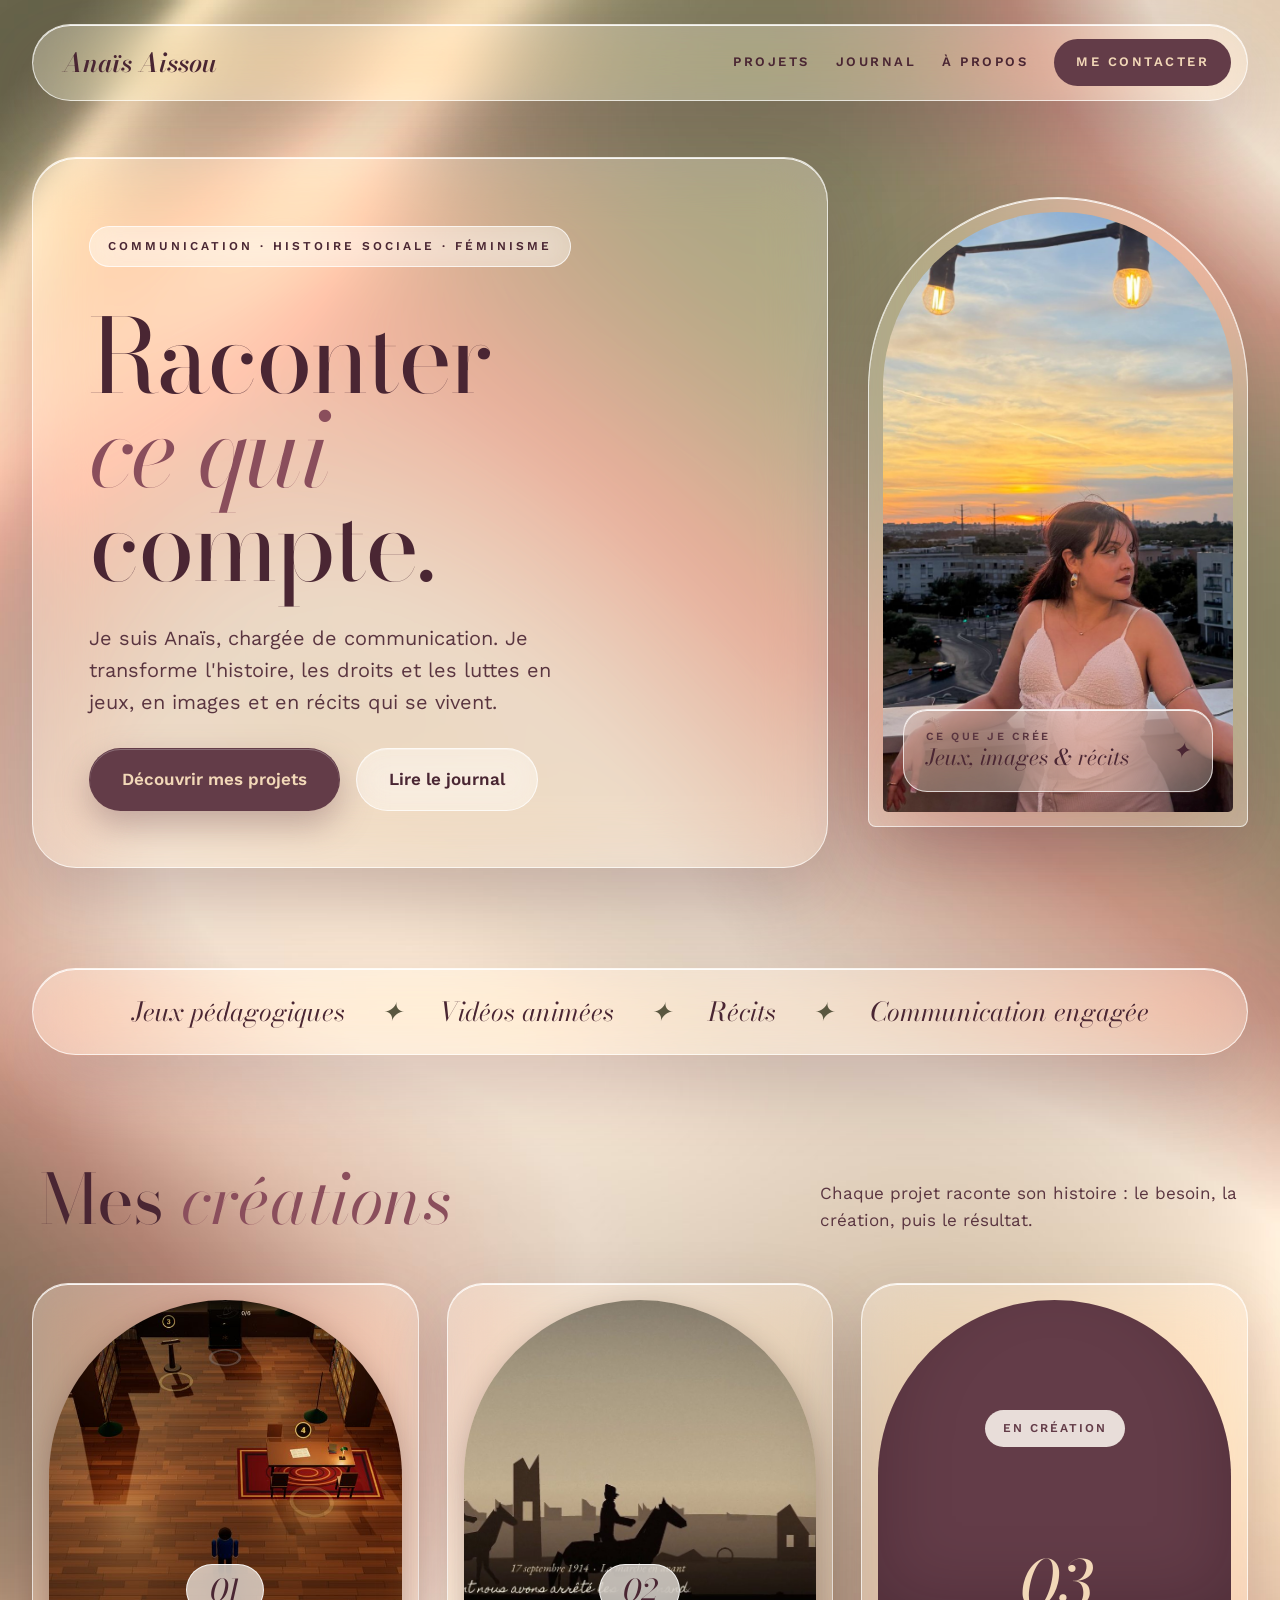
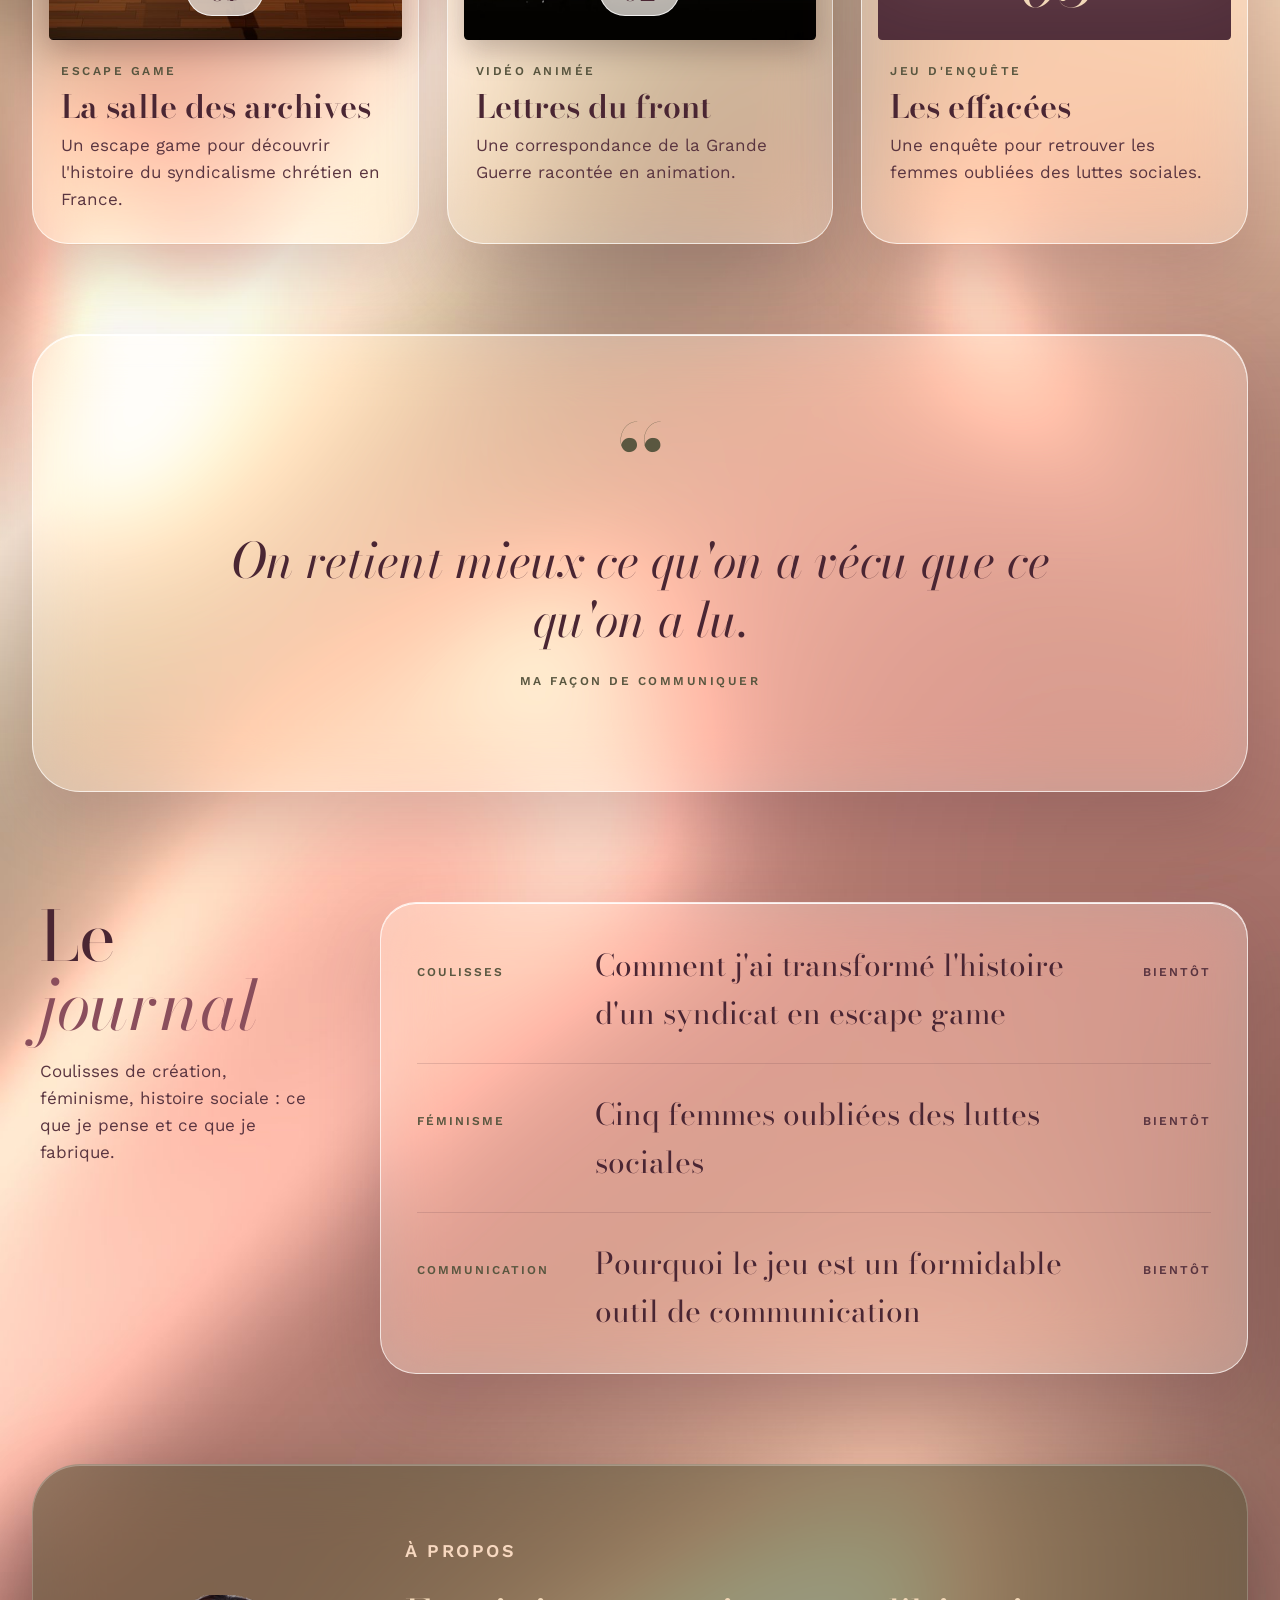
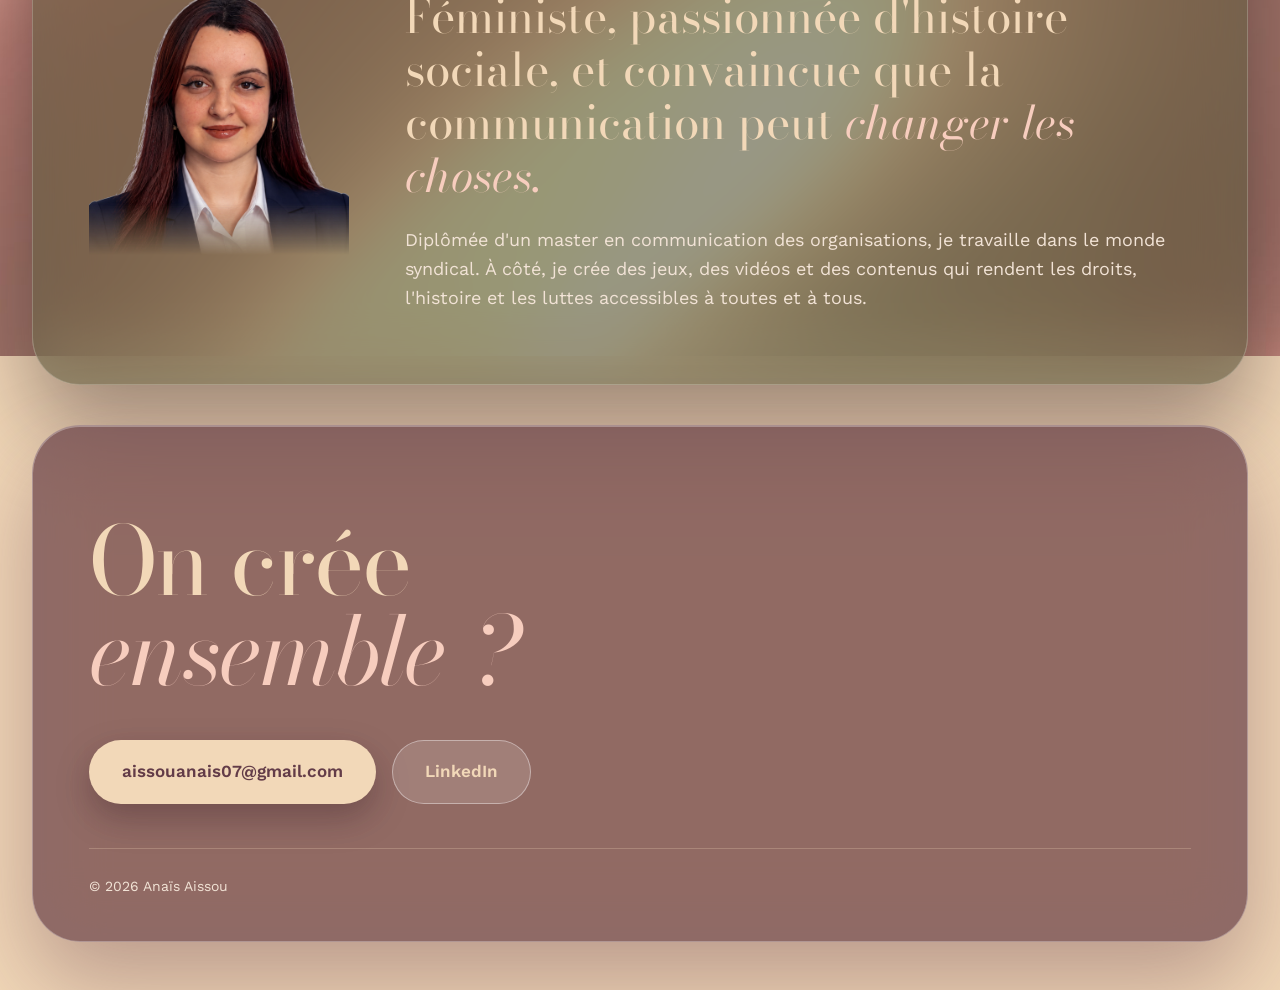
<file: index.html>
<!doctype html>
<html lang="fr">
<head>
<meta charset="utf-8">
<meta name="viewport" content="width=device-width, initial-scale=1">
<title>Anaïs Aissou · Communication, jeux et récits engagés</title>
<meta name="description" content="Portfolio d'Anaïs Aissou, chargée de communication : jeux pédagogiques, vidéos animées et récits sur l'histoire sociale, les droits et le féminisme.">
<meta property="og:title" content="Anaïs Aissou · Communication, jeux et récits engagés">
<meta property="og:description" content="Portfolio d'Anaïs Aissou, chargée de communication : jeux pédagogiques, vidéos animées et récits sur l'histoire sociale, les droits et le féminisme.">
<meta property="og:image" content="https://anaisaissou-web.github.io/hero-coucher-soleil.jpg">
<link rel="preconnect" href="https://fonts.googleapis.com">
<link rel="preconnect" href="https://fonts.gstatic.com" crossorigin>
<link href="https://fonts.googleapis.com/css2?family=Bodoni+Moda:ital,opsz,wght@0,6..96,400;0,6..96,600;1,6..96,400;1,6..96,600&family=Work+Sans:wght@400;500;600&display=swap" rel="stylesheet">
<link rel="stylesheet" href="style.css">
</head>
<body>
<div class="conteneur entete">
  <header class="barre verre">
    <a class="logo" href="index.html">Anaïs Aissou</a>
    <nav class="menu" aria-label="Navigation principale">
      <a href="index.html#projets">Projets</a>
      <a href="journal.html">Journal</a>
      <a href="index.html#apropos">À propos</a>
      <a class="contact" href="index.html#contact">Me contacter</a>
    </nav>
  </header>
</div>

<main>
  <section id="accueil" class="conteneur hero">
    <div class="hero-texte verre">
      <p class="pastille">Communication · Histoire sociale · Féminisme</p>
      <h1>Raconter<br><span class="italique">ce qui</span><br>compte.</h1>
      <p class="intro texte-doux">Je suis Anaïs, chargée de communication. Je transforme l'histoire, les droits et les luttes en jeux, en images et en récits qui se vivent.</p>
      <div class="boutons">
        <a class="bouton bouton-plein" href="#projets">Découvrir mes projets</a>
        <a class="bouton bouton-verre" href="journal.html">Lire le journal</a>
      </div>
    </div>
    <div class="hero-photo">
      <div class="cadre-arche verre">
        <img src="hero-coucher-soleil.jpg" alt="Anaïs sur un toit au coucher du soleil">
        <div class="carte-flottante verre">
          <div><small>Ce que je crée</small><span>Jeux, images &amp; récits</span></div>
          <span aria-hidden="true">✦</span>
        </div>
      </div>
    </div>
  </section>

  <div class="conteneur">
    <div class="bandeau verre">
      <span>Jeux pédagogiques</span><span class="etoile" aria-hidden="true">✦</span><span>Vidéos animées</span><span class="etoile" aria-hidden="true">✦</span><span>Récits</span><span class="etoile" aria-hidden="true">✦</span><span>Communication engagée</span>
    </div>
  </div>

  <section id="projets" class="conteneur section">
    <div class="entete-section">
      <h2 class="titre-section">Mes <span class="italique">créations</span></h2>
      <p class="texte-doux">Chaque projet raconte son histoire : le besoin, la création, puis le résultat.</p>
    </div>
    <div class="grille-projets">
      <a class="carte-projet verre" href="salle-des-archives.html">
        <div class="visuel">
          <img src="escape-salle.jpg" alt="La salle des archives en 3D, avec ses six énigmes numérotées">
          <span class="numero">01</span>
        </div>
        <div class="infos">
          <p class="etiquette">Escape game</p>
          <h3>La salle des archives</h3>
          <p class="texte-doux">Un escape game pour découvrir l'histoire du syndicalisme chrétien en France.</p>
        </div>
      </a>
      <a class="carte-projet verre" href="lettres-du-front.html">
        <div class="visuel">
          <img src="lettres-cavalier.jpg" alt="Deux cavaliers en ombres chinoises traversent un village en ruines">
          <span class="numero">02</span>
        </div>
        <div class="infos">
          <p class="etiquette">Vidéo animée</p>
          <h3>Lettres du front</h3>
          <p class="texte-doux">Une correspondance de la Grande Guerre racontée en animation.</p>
        </div>
      </a>
      <div class="carte-projet verre">
        <div class="visuel vide">
          <span class="statut">En création</span>
          <span class="grand">03</span>
        </div>
        <div class="infos">
          <p class="etiquette">Jeu d'enquête</p>
          <h3>Les effacées</h3>
          <p class="texte-doux">Une enquête pour retrouver les femmes oubliées des luttes sociales.</p>
        </div>
      </div>
    </div>
  </section>

  <section class="conteneur">
    <div class="citation verre">
      <span class="guillemet" aria-hidden="true">“</span>
      <p class="phrase">On retient mieux ce qu'on a vécu que ce qu'on a lu.</p>
      <p class="etiquette">Ma façon de communiquer</p>
    </div>
  </section>

  <section id="journal" class="conteneur section journal">
    <div class="intro-journal">
      <h2 class="titre-section">Le <span class="italique">journal</span></h2>
      <p class="texte-doux">Coulisses de création, féminisme, histoire sociale : ce que je pense et ce que je fabrique.</p>
    </div>
    <div class="liste-articles verre">
      <div class="article-ligne">
        <span class="categorie">Coulisses</span>
        <span class="titre">Comment j'ai transformé l'histoire d'un syndicat en escape game</span>
        <span class="bientot">Bientôt</span>
      </div>
      <div class="article-ligne">
        <span class="categorie">Féminisme</span>
        <span class="titre">Cinq femmes oubliées des luttes sociales</span>
        <span class="bientot">Bientôt</span>
      </div>
      <div class="article-ligne">
        <span class="categorie">Communication</span>
        <span class="titre">Pourquoi le jeu est un formidable outil de communication</span>
        <span class="bientot">Bientôt</span>
      </div>
    </div>
  </section>

  <section id="apropos" class="conteneur">
    <div class="apropos verre-olive">
      <div class="photo"><img src="portrait.png" alt="Portrait d'Anaïs Aissou"></div>
      <div class="texte">
        <p class="etiquette">À propos</p>
        <h2>Féministe, passionnée d'histoire sociale, et convaincue que la communication peut <em>changer les choses.</em></h2>
        <p>Diplômée d'un master en communication des organisations, je travaille dans le monde syndical. À côté, je crée des jeux, des vidéos et des contenus qui rendent les droits, l'histoire et les luttes accessibles à toutes et à tous.</p>
      </div>
    </div>
  </section>
</main>
<footer id="contact" class="conteneur pied">
  <div class="boite verre-prune">
    <h2>On crée<br><em>ensemble ?</em></h2>
    <div class="boutons">
      <a class="bouton bouton-clair" href="mailto:aissouanais07@gmail.com">aissouanais07@gmail.com</a>
      <a class="bouton bouton-contour" href="https://www.linkedin.com/in/aissou-ana%C3%AFs-321b30236/" target="_blank" rel="noopener">LinkedIn</a>
    </div>
    <p class="copyright">© 2026 Anaïs Aissou</p>
  </div>
</footer>
</body>
</html>
</file>
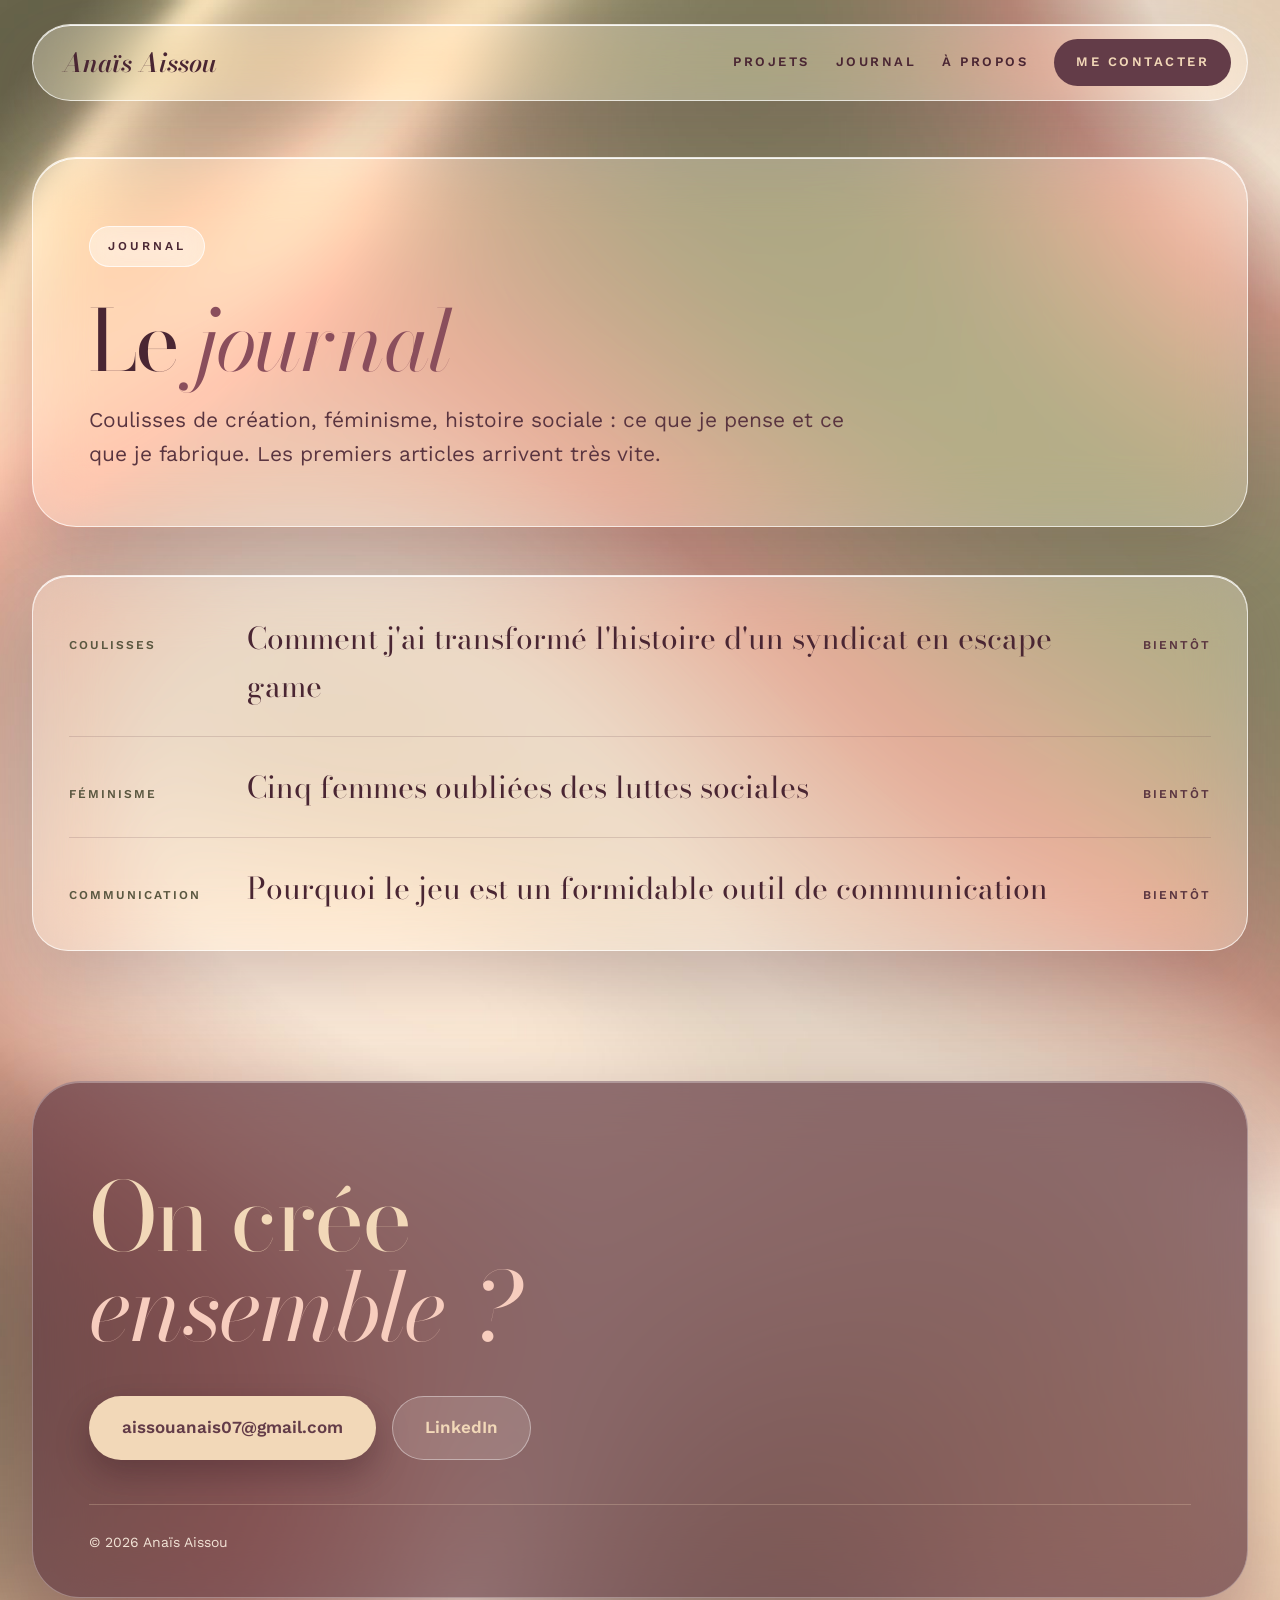
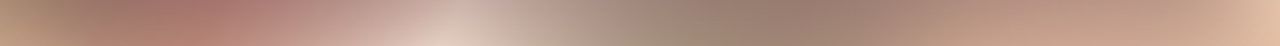
<file: journal.html>
<!doctype html>
<html lang="fr">
<head>
<meta charset="utf-8">
<meta name="viewport" content="width=device-width, initial-scale=1">
<title>Le journal · Anaïs Aissou</title>
<meta name="description" content="Coulisses de création, féminisme et histoire sociale : le journal d'Anaïs Aissou.">
<meta property="og:title" content="Le journal · Anaïs Aissou">
<meta property="og:description" content="Coulisses de création, féminisme et histoire sociale : le journal d'Anaïs Aissou.">
<meta property="og:image" content="https://anaisaissou-web.github.io/hero-coucher-soleil.jpg">
<link rel="preconnect" href="https://fonts.googleapis.com">
<link rel="preconnect" href="https://fonts.gstatic.com" crossorigin>
<link href="https://fonts.googleapis.com/css2?family=Bodoni+Moda:ital,opsz,wght@0,6..96,400;0,6..96,600;1,6..96,400;1,6..96,600&family=Work+Sans:wght@400;500;600&display=swap" rel="stylesheet">
<link rel="stylesheet" href="style.css">
</head>
<body>
<div class="conteneur entete">
  <header class="barre verre">
    <a class="logo" href="index.html">Anaïs Aissou</a>
    <nav class="menu" aria-label="Navigation principale">
      <a href="index.html#projets">Projets</a>
      <a href="journal.html">Journal</a>
      <a href="index.html#apropos">À propos</a>
      <a class="contact" href="index.html#contact">Me contacter</a>
    </nav>
  </header>
</div>

<main class="conteneur">
  <div class="entete-projet verre" style="margin-top: 56px">
    <p class="pastille" style="align-self: flex-start">Journal</p>
    <h1>Le <span class="italique">journal</span></h1>
    <p class="chapo texte-doux">Coulisses de création, féminisme, histoire sociale : ce que je pense et ce que je fabrique. Les premiers articles arrivent très vite.</p>
  </div>
  <section class="section" style="padding-top: 48px">
    <div class="liste-articles verre">
      <div class="article-ligne">
        <span class="categorie">Coulisses</span>
        <span class="titre">Comment j'ai transformé l'histoire d'un syndicat en escape game</span>
        <span class="bientot">Bientôt</span>
      </div>
      <div class="article-ligne">
        <span class="categorie">Féminisme</span>
        <span class="titre">Cinq femmes oubliées des luttes sociales</span>
        <span class="bientot">Bientôt</span>
      </div>
      <div class="article-ligne">
        <span class="categorie">Communication</span>
        <span class="titre">Pourquoi le jeu est un formidable outil de communication</span>
        <span class="bientot">Bientôt</span>
      </div>
    </div>
  </section>
</main>
<footer id="contact" class="conteneur pied">
  <div class="boite verre-prune">
    <h2>On crée<br><em>ensemble ?</em></h2>
    <div class="boutons">
      <a class="bouton bouton-clair" href="mailto:aissouanais07@gmail.com">aissouanais07@gmail.com</a>
      <a class="bouton bouton-contour" href="https://www.linkedin.com/in/aissou-ana%C3%AFs-321b30236/" target="_blank" rel="noopener">LinkedIn</a>
    </div>
    <p class="copyright">© 2026 Anaïs Aissou</p>
  </div>
</footer>
</body>
</html>
</file>
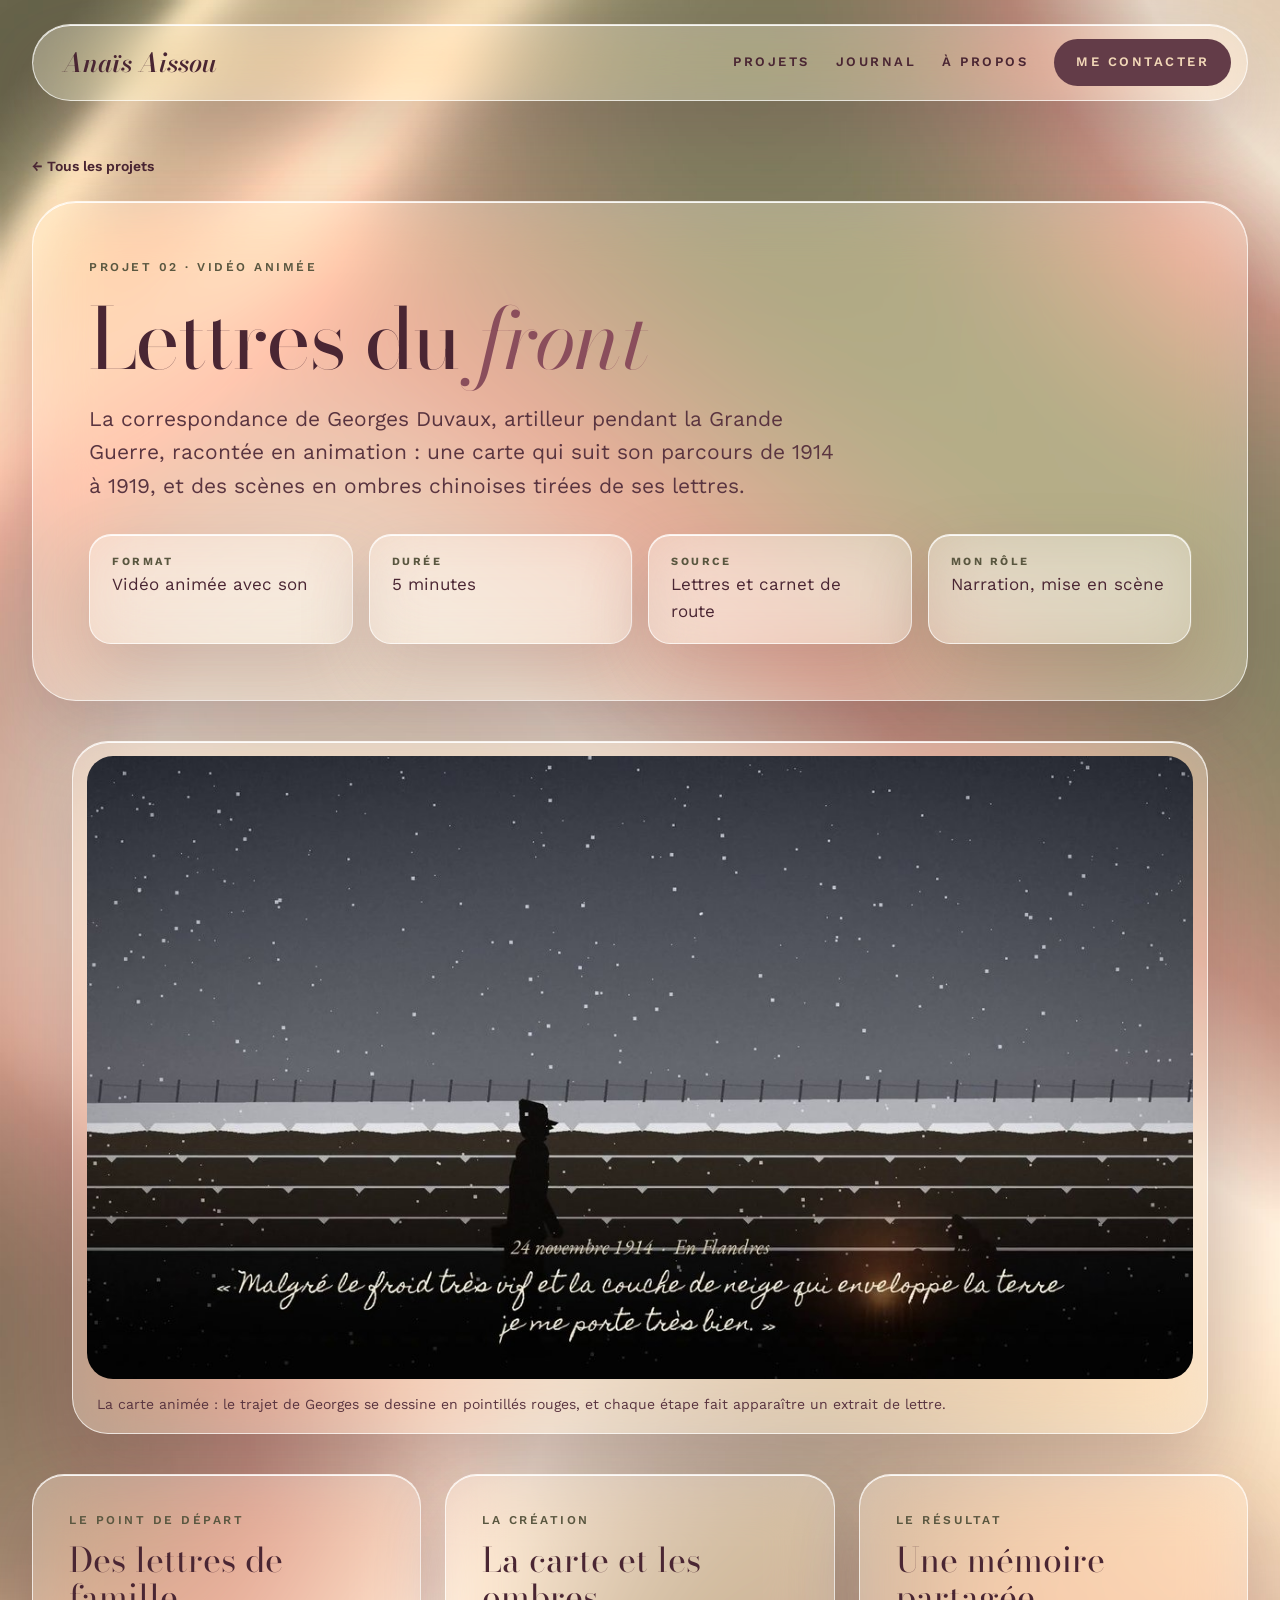
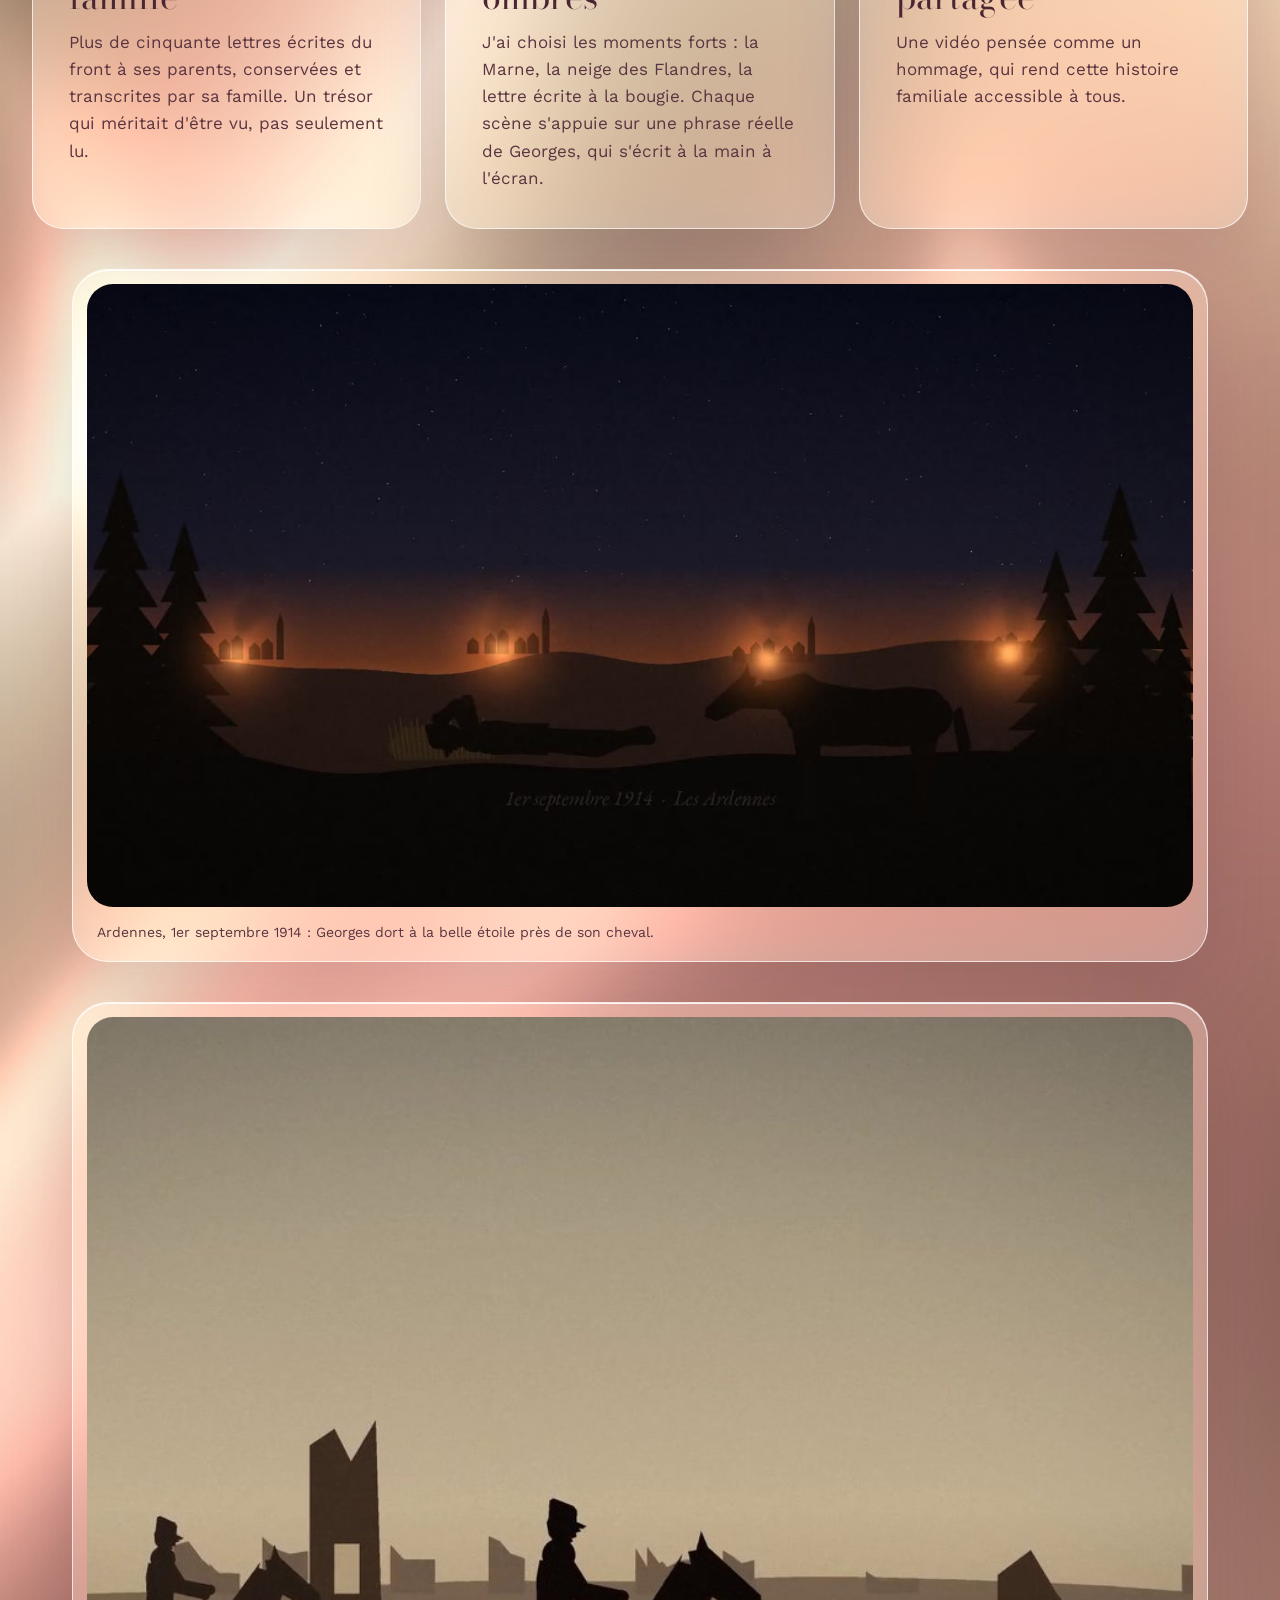
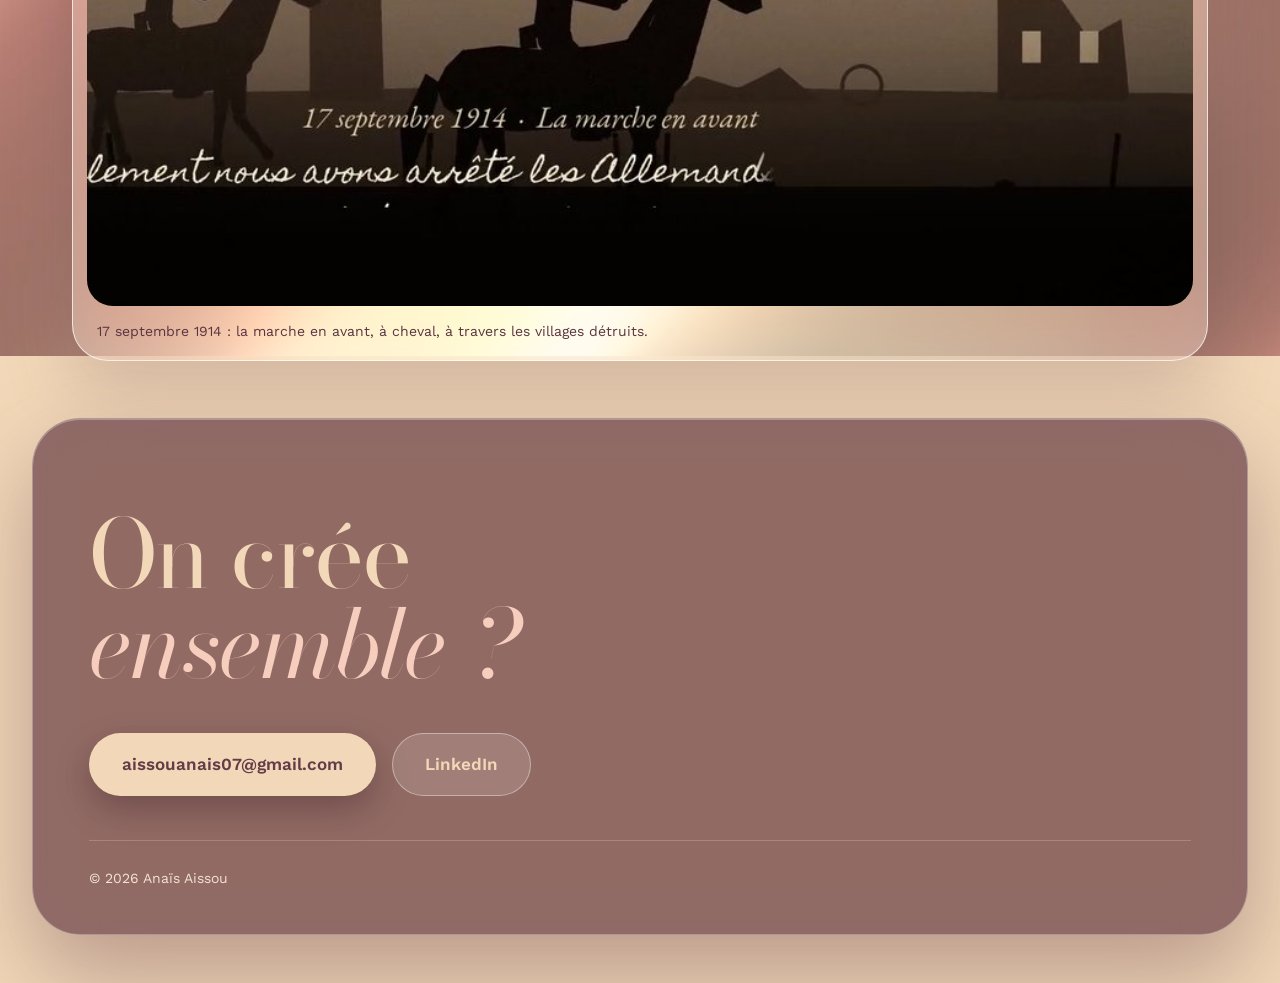
<file: lettres-du-front.html>
<!doctype html>
<html lang="fr">
<head>
<meta charset="utf-8">
<meta name="viewport" content="width=device-width, initial-scale=1">
<title>Lettres du front · Anaïs Aissou</title>
<meta name="description" content="Vidéos animées réalisées à partir de la correspondance d'un soldat de la Grande Guerre, de 1914 à 1919.">
<meta property="og:title" content="Lettres du front · Anaïs Aissou">
<meta property="og:description" content="Vidéos animées réalisées à partir de la correspondance d'un soldat de la Grande Guerre, de 1914 à 1919.">
<meta property="og:image" content="https://anaisaissou-web.github.io/hero-coucher-soleil.jpg">
<link rel="preconnect" href="https://fonts.googleapis.com">
<link rel="preconnect" href="https://fonts.gstatic.com" crossorigin>
<link href="https://fonts.googleapis.com/css2?family=Bodoni+Moda:ital,opsz,wght@0,6..96,400;0,6..96,600;1,6..96,400;1,6..96,600&family=Work+Sans:wght@400;500;600&display=swap" rel="stylesheet">
<link rel="stylesheet" href="style.css">
</head>
<body>
<div class="conteneur entete">
  <header class="barre verre">
    <a class="logo" href="index.html">Anaïs Aissou</a>
    <nav class="menu" aria-label="Navigation principale">
      <a href="index.html#projets">Projets</a>
      <a href="journal.html">Journal</a>
      <a href="index.html#apropos">À propos</a>
      <a class="contact" href="index.html#contact">Me contacter</a>
    </nav>
  </header>
</div>

<main class="conteneur">
  <p class="fil-ariane"><a href="index.html#projets">← Tous les projets</a></p>
  <div class="entete-projet verre">
    <p class="etiquette">Projet 02 · Vidéo animée</p>
    <h1>Lettres du <span class="italique">front</span></h1>
    <p class="chapo texte-doux">La correspondance de Georges Duvaux, artilleur pendant la Grande Guerre, racontée en animation : une carte qui suit son parcours de 1914 à 1919, et des scènes en ombres chinoises tirées de ses lettres.</p>
    <div class="fiche">
      <div class="verre"><strong>Format</strong>Vidéo animée avec son</div>
      <div class="verre"><strong>Durée</strong>5 minutes</div>
      <div class="verre"><strong>Source</strong>Lettres et carnet de route</div>
      <div class="verre"><strong>Mon rôle</strong>Narration, mise en scène</div>
    </div>
  </div>

  <figure class="bloc-image verre">
    <!-- VIDÉO : une fois la vidéo publiée sur YouTube (en « non répertoriée »),
         remplace la ligne <img ...> ci-dessous par :
         <div class="video"><iframe src="https://www.youtube-nocookie.com/embed/IDENTIFIANT" title="Lettres du front" allowfullscreen></iframe></div> -->
    <img src="lettres-carte.jpg" alt="Carte animée du parcours de Georges, avec un extrait de sa lettre du 12 mai 1915">
    <figcaption>La carte animée : le trajet de Georges se dessine en pointillés rouges, et chaque étape fait apparaître un extrait de lettre.</figcaption>
  </figure>

  <div class="etapes">
    <div class="etape verre">
      <p class="etiquette">Le point de départ</p>
      <h2>Des lettres de famille</h2>
      <p class="texte-doux">Plus de cinquante lettres écrites du front à ses parents, conservées et transcrites par sa famille. Un trésor qui méritait d'être vu, pas seulement lu.</p>
    </div>
    <div class="etape verre">
      <p class="etiquette">La création</p>
      <h2>La carte et les ombres</h2>
      <p class="texte-doux">J'ai choisi les moments forts : la Marne, la neige des Flandres, la lettre écrite à la bougie. Chaque scène s'appuie sur une phrase réelle de Georges, qui s'écrit à la main à l'écran.</p>
    </div>
    <div class="etape verre">
      <p class="etiquette">Le résultat</p>
      <h2>Une mémoire partagée</h2>
      <p class="texte-doux">Une vidéo pensée comme un hommage, qui rend cette histoire familiale accessible à tous.</p>
    </div>
  </div>

  <figure class="bloc-image verre">
    <img src="lettres-ardennes.jpg" alt="Nuit dans les Ardennes en ombres chinoises : un soldat dort près de son cheval, des villages brûlent à l'horizon">
    <figcaption>Ardennes, 1er septembre 1914 : Georges dort à la belle étoile près de son cheval.</figcaption>
  </figure>

  <figure class="bloc-image verre">
    <img src="lettres-cavalier.jpg" alt="Deux cavaliers en ombres chinoises traversent un village en ruines">
    <figcaption>17 septembre 1914 : la marche en avant, à cheval, à travers les villages détruits.</figcaption>
  </figure>
</main>
<footer id="contact" class="conteneur pied">
  <div class="boite verre-prune">
    <h2>On crée<br><em>ensemble ?</em></h2>
    <div class="boutons">
      <a class="bouton bouton-clair" href="mailto:aissouanais07@gmail.com">aissouanais07@gmail.com</a>
      <a class="bouton bouton-contour" href="https://www.linkedin.com/in/aissou-ana%C3%AFs-321b30236/" target="_blank" rel="noopener">LinkedIn</a>
    </div>
    <p class="copyright">© 2026 Anaïs Aissou</p>
  </div>
</footer>
</body>
</html>
</file>
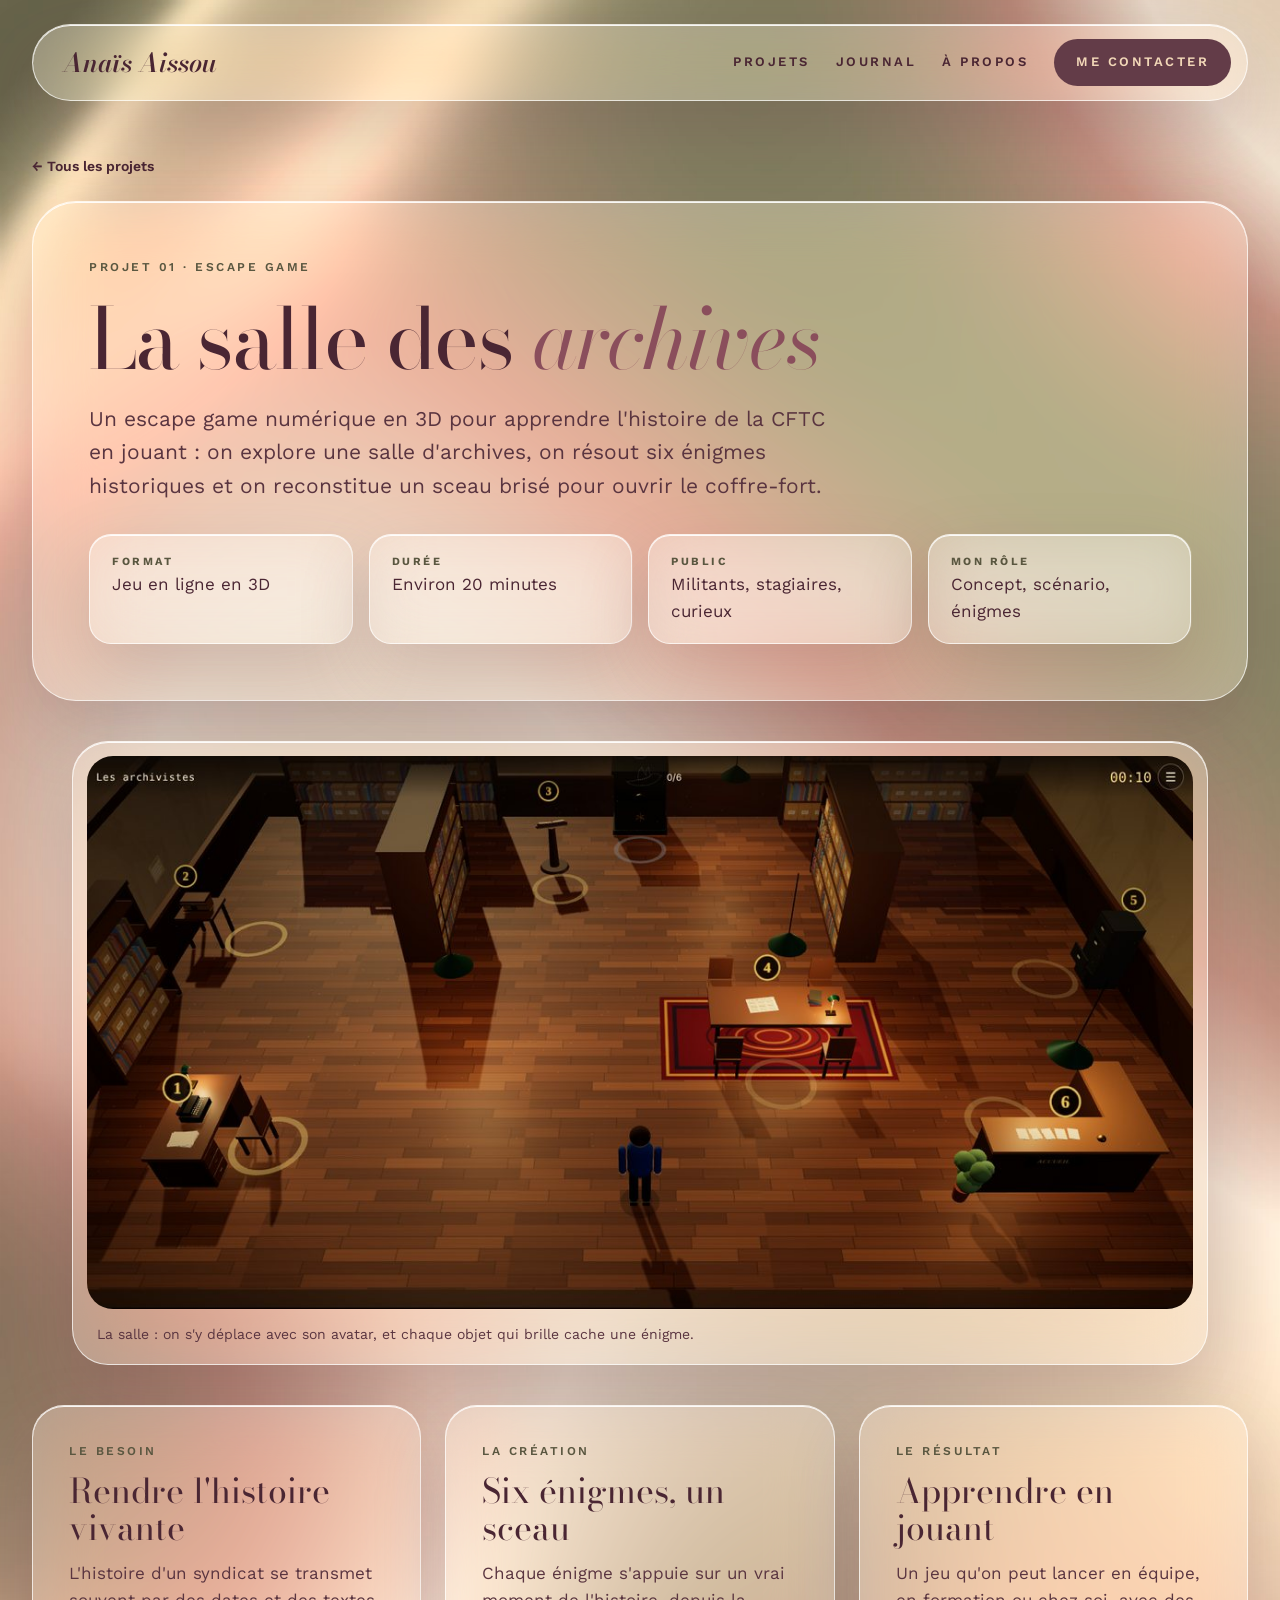
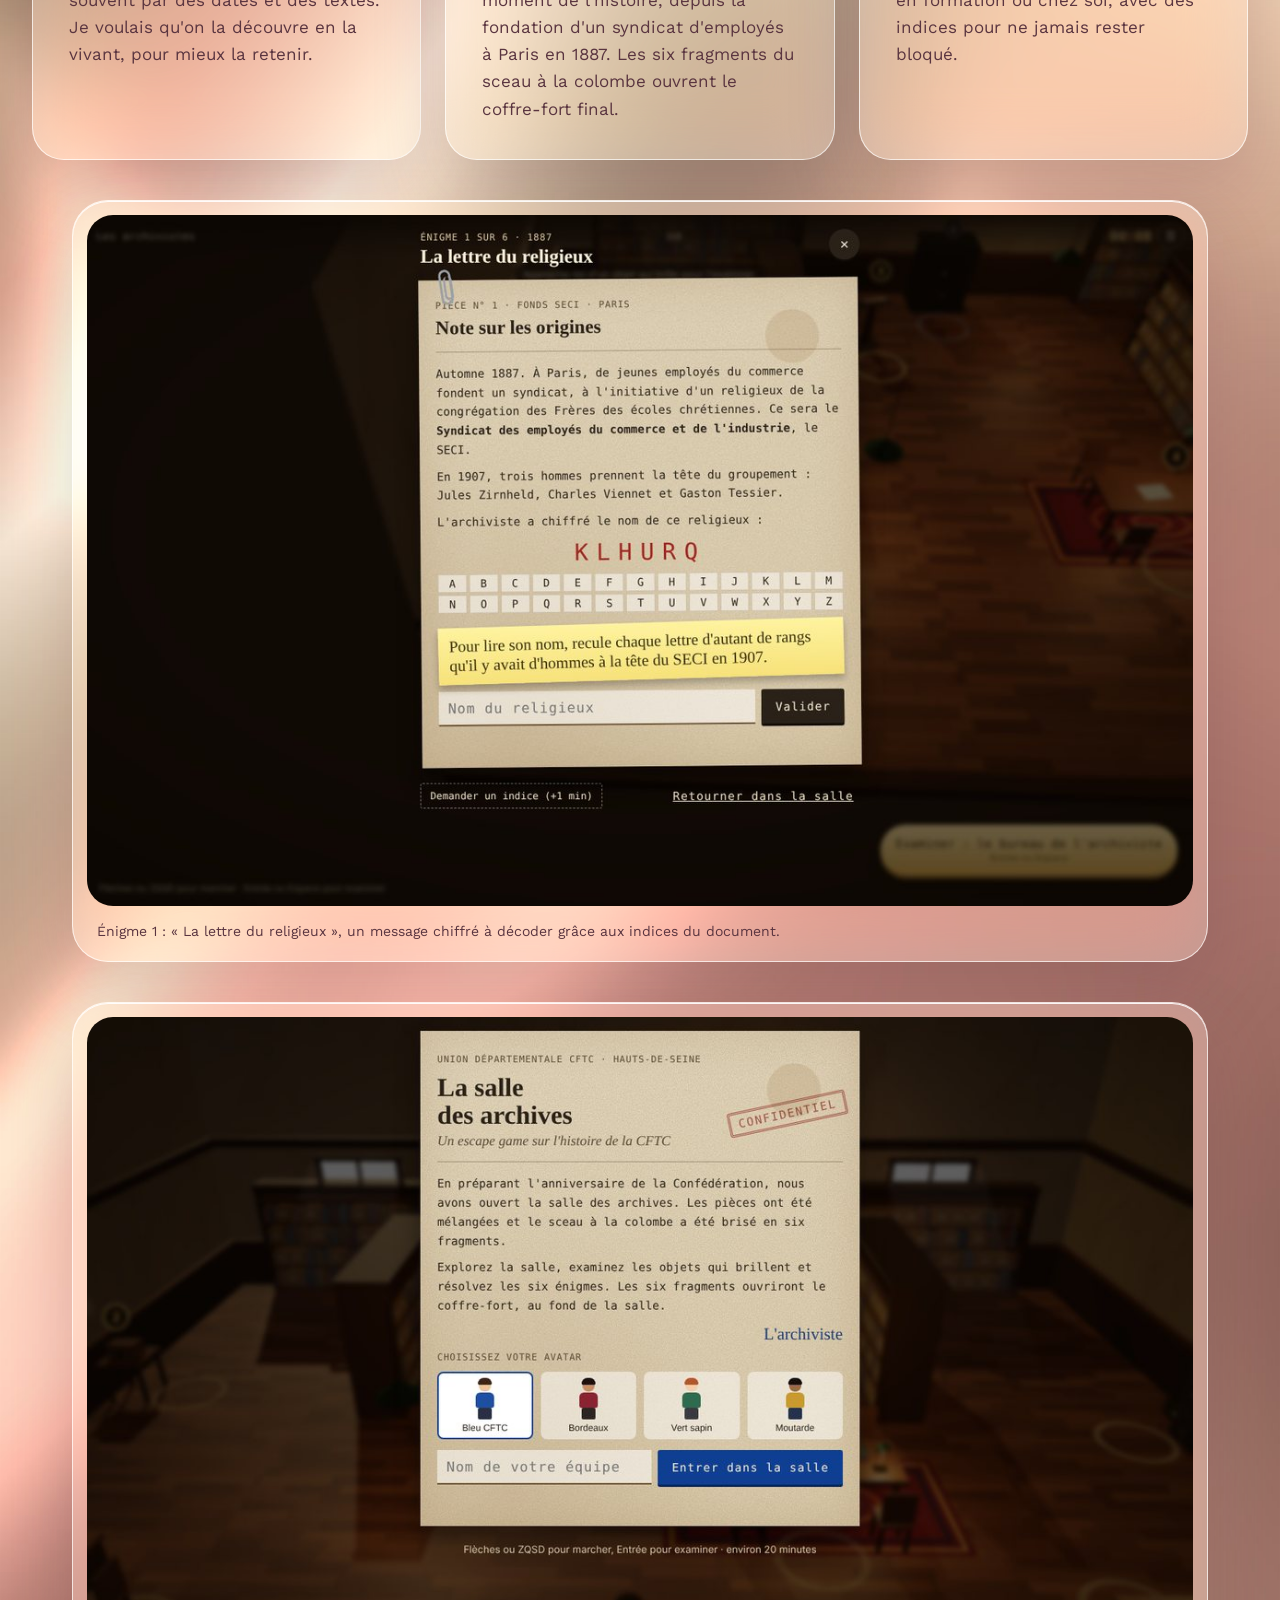
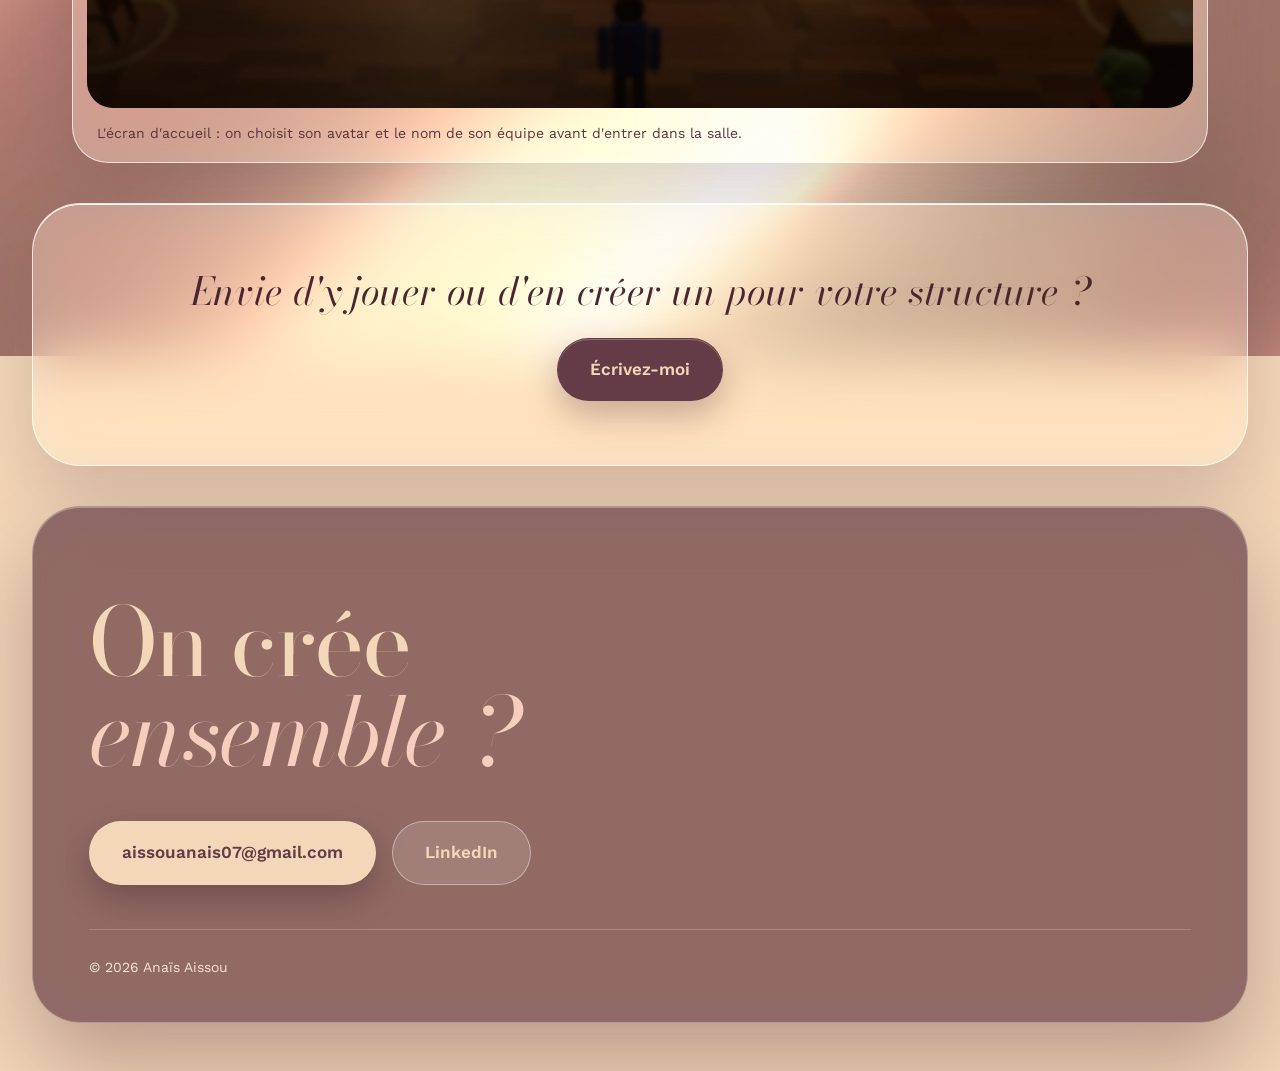
<file: salle-des-archives.html>
<!doctype html>
<html lang="fr">
<head>
<meta charset="utf-8">
<meta name="viewport" content="width=device-width, initial-scale=1">
<title>La salle des archives · Anaïs Aissou</title>
<meta name="description" content="Un escape game numérique en 3D pour découvrir l'histoire du syndicalisme chrétien en France.">
<meta property="og:title" content="La salle des archives · Anaïs Aissou">
<meta property="og:description" content="Un escape game numérique en 3D pour découvrir l'histoire du syndicalisme chrétien en France.">
<meta property="og:image" content="https://anaisaissou-web.github.io/hero-coucher-soleil.jpg">
<link rel="preconnect" href="https://fonts.googleapis.com">
<link rel="preconnect" href="https://fonts.gstatic.com" crossorigin>
<link href="https://fonts.googleapis.com/css2?family=Bodoni+Moda:ital,opsz,wght@0,6..96,400;0,6..96,600;1,6..96,400;1,6..96,600&family=Work+Sans:wght@400;500;600&display=swap" rel="stylesheet">
<link rel="stylesheet" href="style.css">
</head>
<body>
<div class="conteneur entete">
  <header class="barre verre">
    <a class="logo" href="index.html">Anaïs Aissou</a>
    <nav class="menu" aria-label="Navigation principale">
      <a href="index.html#projets">Projets</a>
      <a href="journal.html">Journal</a>
      <a href="index.html#apropos">À propos</a>
      <a class="contact" href="index.html#contact">Me contacter</a>
    </nav>
  </header>
</div>

<main class="conteneur">
  <p class="fil-ariane"><a href="index.html#projets">← Tous les projets</a></p>
  <div class="entete-projet verre">
    <p class="etiquette">Projet 01 · Escape game</p>
    <h1>La salle des <span class="italique">archives</span></h1>
    <p class="chapo texte-doux">Un escape game numérique en 3D pour apprendre l'histoire de la CFTC en jouant : on explore une salle d'archives, on résout six énigmes historiques et on reconstitue un sceau brisé pour ouvrir le coffre-fort.</p>
    <div class="fiche">
      <div class="verre"><strong>Format</strong>Jeu en ligne en 3D</div>
      <div class="verre"><strong>Durée</strong>Environ 20 minutes</div>
      <div class="verre"><strong>Public</strong>Militants, stagiaires, curieux</div>
      <div class="verre"><strong>Mon rôle</strong>Concept, scénario, énigmes</div>
    </div>
  </div>

  <figure class="bloc-image verre">
    <img src="escape-salle.jpg" alt="Vue d'ensemble de la salle des archives : bureaux, étagères et six points d'énigme">
    <figcaption>La salle : on s'y déplace avec son avatar, et chaque objet qui brille cache une énigme.</figcaption>
  </figure>

  <div class="etapes">
    <div class="etape verre">
      <p class="etiquette">Le besoin</p>
      <h2>Rendre l'histoire vivante</h2>
      <p class="texte-doux">L'histoire d'un syndicat se transmet souvent par des dates et des textes. Je voulais qu'on la découvre en la vivant, pour mieux la retenir.</p>
    </div>
    <div class="etape verre">
      <p class="etiquette">La création</p>
      <h2>Six énigmes, un sceau</h2>
      <p class="texte-doux">Chaque énigme s'appuie sur un vrai moment de l'histoire, depuis la fondation d'un syndicat d'employés à Paris en 1887. Les six fragments du sceau à la colombe ouvrent le coffre-fort final.</p>
    </div>
    <div class="etape verre">
      <p class="etiquette">Le résultat</p>
      <h2>Apprendre en jouant</h2>
      <p class="texte-doux">Un jeu qu'on peut lancer en équipe, en formation ou chez soi, avec des indices pour ne jamais rester bloqué.</p>
    </div>
  </div>

  <figure class="bloc-image verre">
    <img src="escape-enigme.jpg" alt="Première énigme : la lettre du religieux, avec un message chiffré à décoder">
    <figcaption>Énigme 1 : « La lettre du religieux », un message chiffré à décoder grâce aux indices du document.</figcaption>
  </figure>

  <figure class="bloc-image verre">
    <img src="escape-accueil.jpg" alt="Écran d'accueil du jeu avec le choix de l'avatar">
    <figcaption>L'écran d'accueil : on choisit son avatar et le nom de son équipe avant d'entrer dans la salle.</figcaption>
  </figure>

  <div class="citation verre" style="margin-top: 40px; padding: 64px 32px">
    <p class="phrase" style="font-size: clamp(28px, 3vw, 42px)">Envie d'y jouer ou d'en créer un pour votre structure ?</p>
    <a class="bouton bouton-plein" href="mailto:aissouanais07@gmail.com?subject=La%20salle%20des%20archives">Écrivez-moi</a>
  </div>
</main>
<footer id="contact" class="conteneur pied">
  <div class="boite verre-prune">
    <h2>On crée<br><em>ensemble ?</em></h2>
    <div class="boutons">
      <a class="bouton bouton-clair" href="mailto:aissouanais07@gmail.com">aissouanais07@gmail.com</a>
      <a class="bouton bouton-contour" href="https://www.linkedin.com/in/aissou-ana%C3%AFs-321b30236/" target="_blank" rel="noopener">LinkedIn</a>
    </div>
    <p class="copyright">© 2026 Anaïs Aissou</p>
  </div>
</footer>
</body>
</html>
</file>
<file: style.css>
/* =========================================================
   Portfolio Anaïs Aissou · feuille de style commune
   Palette : prune #633C48 · pêche #F2D8B8 · vieux rose #C99482 · olive #5A5740
   ========================================================= */

*, *::before, *::after { box-sizing: border-box; }

:root {
  --prune: #633C48;
  --prune-fonce: #4A2633;
  --prune-doux: #5A3540;
  --accent: #8A4E5C;
  --peche: #F2D8B8;
  --vieux-rose: #C99482;
  --olive: #5A5740;
  --serif: 'Bodoni Moda', Georgia, serif;
  --sans: 'Work Sans', system-ui, sans-serif;
  --verre: rgba(255, 249, 243, 0.32);
  --verre-bord: rgba(255, 255, 255, 0.7);
  --ombre: 0 30px 70px rgba(99, 60, 72, 0.22);
}

html { scroll-behavior: smooth; }

body {
  margin: 0;
  min-height: 100vh;
  color: var(--prune-fonce);
  font-family: var(--sans);
  font-size: 17px;
  line-height: 1.6;
  background: var(--peche) url(satin.jpg) center top / cover no-repeat fixed;
}

img { max-width: 100%; display: block; }
a { color: inherit; }
a:hover { opacity: .85; }
a:focus-visible, button:focus-visible { outline: 3px solid var(--accent); outline-offset: 3px; }

.conteneur { max-width: 1280px; margin: 0 auto; padding: 0 32px; }
.serif { font-family: var(--serif); }
.italique { font-style: italic; color: var(--accent); }

/* ---------- Verre dépoli ---------- */
.verre {
  background: var(--verre);
  -webkit-backdrop-filter: blur(30px) saturate(160%);
  backdrop-filter: blur(30px) saturate(160%);
  border: 1px solid var(--verre-bord);
  box-shadow: var(--ombre), inset 0 1px 0 rgba(255, 255, 255, 0.9);
}
.verre-olive {
  background: rgba(90, 87, 64, 0.62);
  -webkit-backdrop-filter: blur(34px) saturate(140%);
  backdrop-filter: blur(34px) saturate(140%);
  border: 1px solid rgba(255, 255, 255, 0.22);
  box-shadow: 0 40px 90px rgba(25, 8, 16, 0.4), inset 0 1px 0 rgba(255, 255, 255, 0.28);
  color: var(--peche);
}
.verre-prune {
  background: rgba(99, 60, 72, 0.7);
  -webkit-backdrop-filter: blur(34px) saturate(150%);
  backdrop-filter: blur(34px) saturate(150%);
  border: 1px solid rgba(255, 255, 255, 0.3);
  box-shadow: 0 40px 90px rgba(99, 60, 72, 0.4), inset 0 1px 0 rgba(255, 255, 255, 0.3);
  color: var(--peche);
}
.pastille {
  display: inline-block;
  padding: 10px 18px;
  border-radius: 999px;
  font-size: 12px; font-weight: 600; letter-spacing: 3px; text-transform: uppercase;
  background: rgba(255, 249, 243, 0.4);
  -webkit-backdrop-filter: blur(16px);
  backdrop-filter: blur(16px);
  border: 1px solid rgba(255, 255, 255, 0.75);
}
.etiquette { margin: 0; font-size: 12px; font-weight: 600; letter-spacing: 2.5px; text-transform: uppercase; color: var(--olive); }

/* ---------- Boutons ---------- */
.bouton {
  display: inline-block;
  text-decoration: none;
  font-weight: 600;
  padding: 17px 32px;
  border-radius: 999px;
  border: 1px solid transparent;
}
.bouton-plein { background: var(--prune); color: var(--peche); box-shadow: 0 14px 34px rgba(99, 60, 72, 0.35), inset 0 1px 0 rgba(255, 255, 255, 0.25); }
.bouton-verre { background: rgba(255, 249, 243, 0.4); -webkit-backdrop-filter: blur(16px); backdrop-filter: blur(16px); border-color: rgba(255, 255, 255, 0.75); box-shadow: inset 0 1px 0 rgba(255, 255, 255, 0.35); }
.bouton-clair { background: var(--peche); color: var(--prune); box-shadow: 0 14px 34px rgba(40, 18, 26, 0.3); }
.bouton-contour { background: rgba(255, 249, 243, 0.14); border-color: rgba(255, 255, 255, 0.4); color: var(--peche); }
.boutons { display: flex; flex-wrap: wrap; gap: 16px; }

/* ---------- En-tête ---------- */
.entete { padding-top: 24px; }
.entete .barre {
  display: flex; flex-wrap: wrap; align-items: center; justify-content: space-between; gap: 16px;
  padding: 14px 16px 14px 30px; border-radius: 999px;
}
.logo { text-decoration: none; font-family: var(--serif); font-size: 26px; font-style: italic; font-weight: 600; }
.menu { display: flex; flex-wrap: wrap; align-items: center; gap: 26px; font-size: 13px; font-weight: 600; letter-spacing: 2.5px; text-transform: uppercase; }
.menu a { text-decoration: none; }
.menu .contact { background: var(--prune); color: var(--peche); padding: 13px 22px; border-radius: 999px; }

/* ---------- Titres ---------- */
h1, h2, h3 { font-family: var(--serif); font-weight: 400; margin: 0; }
.titre-section { font-size: clamp(46px, 5.4vw, 80px); line-height: 1; }
.texte-doux { color: var(--prune-doux); }

/* ---------- Accueil ---------- */
.hero { display: flex; flex-wrap: wrap; gap: 40px; align-items: stretch; padding-top: 56px; padding-bottom: 100px; }
.hero-texte { flex: 999 1 560px; min-width: 0; padding: 56px; border-radius: 44px; display: flex; flex-direction: column; justify-content: center; gap: 30px; }
.hero-texte .pastille { align-self: flex-start; }
.hero h1 { font-size: clamp(60px, 8vw, 120px); line-height: 0.92; letter-spacing: -3px; }
.hero-texte p.intro { margin: 0; max-width: 500px; font-size: 20px; }
.hero-photo { flex: 1 1 380px; min-width: 0; display: flex; justify-content: center; align-items: center; }
.cadre-arche { position: relative; width: 420px; max-width: 100%; padding: 14px; border-radius: 999px 999px 40px 40px; }
.cadre-arche img { width: 100%; height: 600px; object-fit: cover; object-position: 50% 62%; border-radius: 999px 999px 28px 28px; }
.carte-flottante { position: absolute; bottom: 34px; left: 34px; right: 34px; padding: 18px 22px; border-radius: 24px; display: flex; align-items: center; justify-content: space-between; gap: 12px; }
.carte-flottante small { display: block; font-size: 11px; font-weight: 600; letter-spacing: 2.5px; text-transform: uppercase; color: var(--prune-doux); }
.carte-flottante span { font-family: var(--serif); font-style: italic; font-size: 22px; line-height: 1.15; }

.bandeau { padding: 22px 40px; border-radius: 999px; display: flex; flex-wrap: wrap; justify-content: center; gap: 10px 36px; font-family: var(--serif); font-style: italic; font-size: 26px; }
.bandeau .etoile { color: var(--olive); }

.section { padding-top: 110px; padding-bottom: 90px; }
.entete-section { display: flex; flex-wrap: wrap; align-items: flex-end; justify-content: space-between; gap: 20px; padding: 0 8px; margin-bottom: 48px; }
.entete-section p { margin: 0; max-width: 420px; }

/* ---------- Cartes projets ---------- */
.grille-projets { display: grid; grid-template-columns: repeat(auto-fit, minmax(290px, 1fr)); gap: 28px; }
.carte-projet { padding: 16px 16px 30px; border-radius: 36px; display: flex; flex-direction: column; gap: 22px; text-decoration: none; transition: transform .25s ease; }
.carte-projet:hover { transform: translateY(-6px); opacity: 1; }
.visuel { position: relative; height: 340px; border-radius: 999px 999px 24px 24px; overflow: hidden; display: flex; flex-direction: column; align-items: center; justify-content: flex-end; padding: 24px; gap: 8px; box-shadow: 0 10px 30px rgba(25, 8, 16, 0.25); }
.visuel img { position: absolute; inset: 0; width: 100%; height: 100%; object-fit: cover; }
.visuel .numero { position: relative; font-family: var(--serif); font-style: italic; font-size: 30px; line-height: 1; color: var(--prune-fonce); padding: 10px 22px; border-radius: 999px; background: rgba(255, 249, 243, 0.7); -webkit-backdrop-filter: blur(14px); backdrop-filter: blur(14px); border: 1px solid rgba(255, 255, 255, 0.8); }
.visuel.vide { background: var(--prune); color: var(--peche); box-shadow: inset 0 -40px 70px rgba(25, 8, 16, 0.25); }
.visuel.vide .grand { font-family: var(--serif); font-style: italic; font-size: 64px; line-height: 1; }
.visuel .statut { position: absolute; top: 110px; font-size: 12px; font-weight: 600; letter-spacing: 2px; text-transform: uppercase; padding: 9px 18px; border-radius: 999px; background: rgba(255, 249, 243, 0.85); color: var(--prune); }
.carte-projet .infos { display: flex; flex-direction: column; gap: 8px; padding: 0 12px; }
.carte-projet h3 { font-size: 32px; font-weight: 600; line-height: 1.1; }
.carte-projet p { margin: 0; }

/* ---------- Citation ---------- */
.citation { padding: 100px 40px; border-radius: 48px; display: flex; flex-direction: column; align-items: center; gap: 24px; text-align: center; }
.citation .guillemet { font-family: var(--serif); font-size: 120px; line-height: 0.6; color: var(--olive); }
.citation p.phrase { margin: 0; max-width: 900px; font-family: var(--serif); font-style: italic; font-size: clamp(32px, 3.8vw, 54px); line-height: 1.2; }

/* ---------- Journal ---------- */
.journal { display: flex; flex-wrap: wrap; gap: 48px; align-items: flex-start; }
.journal .intro-journal { flex: 1 1 300px; min-width: 0; padding: 0 8px; }
.liste-articles { flex: 999 1 560px; min-width: 0; padding: 12px 36px; border-radius: 36px; display: flex; flex-direction: column; }
.article-ligne { text-decoration: none; display: flex; flex-wrap: wrap; align-items: baseline; gap: 12px 28px; padding: 26px 0; }
.article-ligne + .article-ligne { border-top: 1px solid rgba(99, 60, 72, 0.18); }
.article-ligne .categorie { width: 150px; font-size: 12px; font-weight: 600; letter-spacing: 2px; text-transform: uppercase; color: var(--olive); }
.article-ligne .titre { flex: 1 1 280px; font-family: var(--serif); font-size: 30px; }
.article-ligne .bientot { font-size: 12px; font-weight: 600; letter-spacing: 2px; text-transform: uppercase; color: var(--prune-doux); }

/* ---------- À propos ---------- */
.apropos { padding: 72px 56px; border-radius: 48px; display: flex; flex-wrap: wrap; gap: 56px; align-items: center; overflow: hidden; }
.apropos .photo { flex: 1 1 260px; min-width: 0; display: flex; justify-content: center; }
.apropos .photo img { width: 300px; height: auto; }
.apropos .texte { flex: 999 1 480px; min-width: 0; display: flex; flex-direction: column; gap: 24px; }
.apropos .etiquette { color: #F7D8C0; }
.apropos h2 { font-size: clamp(34px, 3.6vw, 52px); line-height: 1.15; }
.apropos h2 em { color: #F7CDBE; }
.apropos p { margin: 0; font-size: 18px; color: #F2E3D6; }

/* ---------- Pied de page ---------- */
.pied { padding-top: 40px; padding-bottom: 48px; }
.pied .boite { padding: 90px 56px 44px; border-radius: 48px; display: flex; flex-direction: column; gap: 44px; }
.pied h2 { font-size: clamp(54px, 7.4vw, 112px); line-height: 0.95; letter-spacing: -2px; }
.pied h2 em { color: #F7CDBE; }
.pied .copyright { margin: 0; padding-top: 26px; border-top: 1px solid rgba(242, 216, 184, 0.25); font-size: 14px; color: #F2E3D6; }

/* ---------- Pages projet ---------- */
.fil-ariane { padding-top: 40px; font-size: 14px; }
.fil-ariane a { text-decoration: none; font-weight: 600; }
.entete-projet { margin-top: 24px; padding: 56px; border-radius: 44px; display: flex; flex-direction: column; gap: 22px; }
.entete-projet h1 { font-size: clamp(48px, 6.6vw, 96px); line-height: 0.95; letter-spacing: -2px; }
.entete-projet .chapo { margin: 0; max-width: 760px; font-size: 21px; }
.fiche { display: grid; grid-template-columns: repeat(auto-fit, minmax(200px, 1fr)); gap: 16px; margin-top: 10px; }
.fiche div { padding: 18px 22px; border-radius: 22px; }
.fiche strong { display: block; font-size: 11px; letter-spacing: 2.5px; text-transform: uppercase; color: var(--olive); }

.bloc-image { margin-top: 40px; padding: 14px; border-radius: 36px; }
.bloc-image img { width: 100%; border-radius: 26px; }
.bloc-image figcaption { padding: 14px 10px 4px; font-size: 14px; color: var(--prune-doux); }

.etapes { display: grid; grid-template-columns: repeat(auto-fit, minmax(280px, 1fr)); gap: 24px; margin-top: 40px; }
.etape { padding: 36px; border-radius: 32px; display: flex; flex-direction: column; gap: 12px; }
.etape h2 { font-size: 34px; line-height: 1.1; }
.etape p { margin: 0; }

.video { position: relative; aspect-ratio: 16 / 9; border-radius: 26px; overflow: hidden; background: #1a1012; }
.video iframe, .video video { position: absolute; inset: 0; width: 100%; height: 100%; border: 0; }

/* ---------- Petits écrans ---------- */
@media (max-width: 700px) {
  body { background-attachment: scroll; background-size: 100% auto; background-repeat: repeat-y; }
  .conteneur { padding: 0 16px; }
  .hero { padding-bottom: 48px; }
  .entete .barre { border-radius: 32px; padding: 16px 20px; }
  .menu { gap: 16px; }
  .hero-texte, .entete-projet { padding: 32px 26px; }
  .cadre-arche img { height: 460px; }
  .bandeau { border-radius: 32px; font-size: 21px; }
  .citation { padding: 64px 24px; }
  .liste-articles { padding: 8px 22px; }
  .apropos { padding: 48px 26px; }
  .pied .boite { padding: 56px 26px 32px; }
}
</file>
